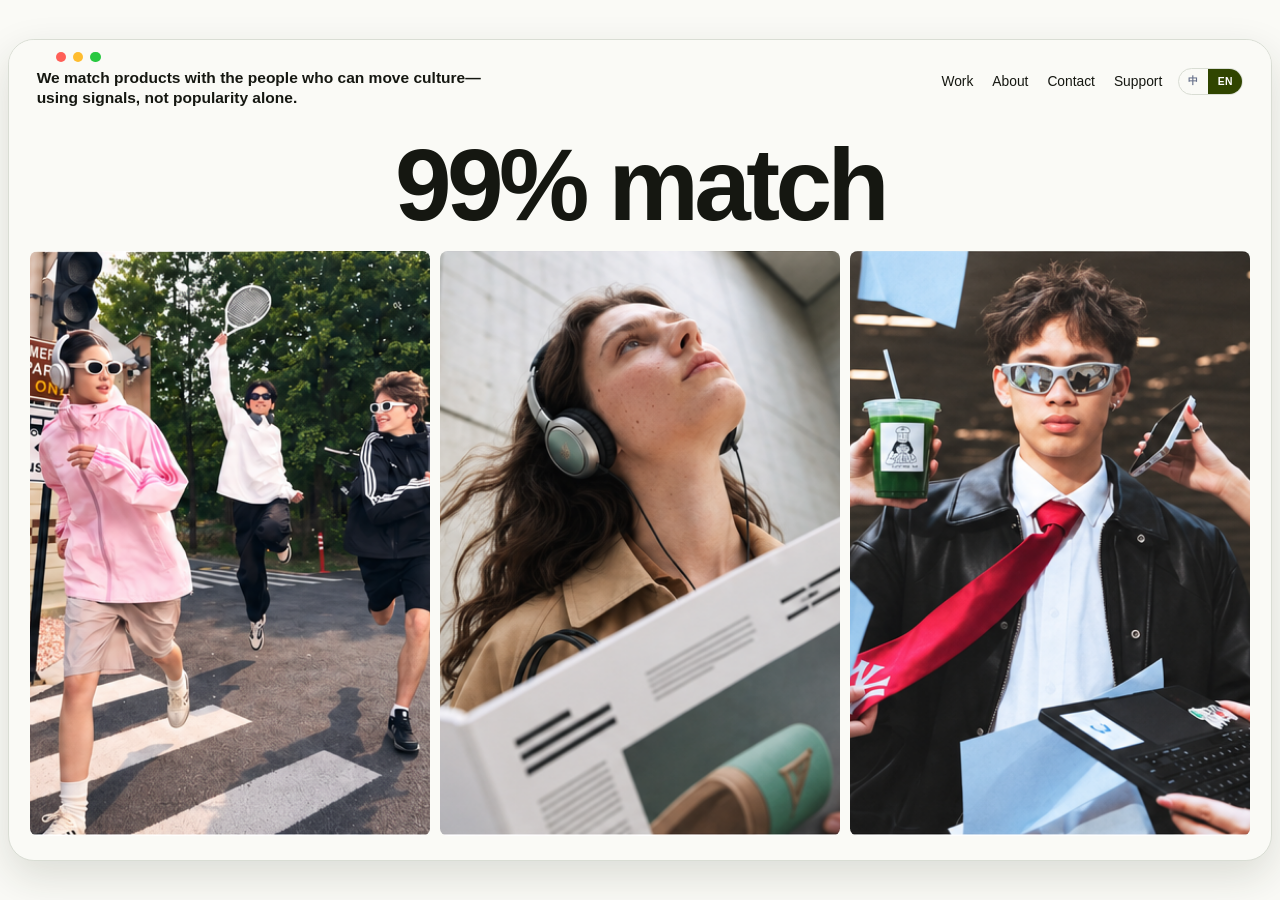
<file: index.html>
<!DOCTYPE html>
<html lang="en">
<head>
<meta charset="UTF-8">
<meta name="viewport" content="width=device-width, initial-scale=1.0">
<title>99% match</title>
<script src="js/public-base.js?v=kind1"></script>
<link rel="stylesheet" href="css/tokens.css?v=kind1">
<link rel="stylesheet" href="css/shell.css?v=kind1">
<link rel="stylesheet" href="css/marketing.css?v=visual3">
</head>
<body data-page="opening">
<div class="page">
  <div class="app-window" role="application" aria-label="99% match">
    <header class="app-chrome marketing">
      <div class="traffic" aria-hidden="true">
        <span class="tl close"></span><span class="tl min"></span><span class="tl max"></span>
      </div>
      <div class="marketing-head">
        <p class="chrome-kicker" data-i18n="open.kicker">We match products with the people who can move culture—using signals, not popularity alone.</p>
        <div class="mnav-row">
          <nav class="mnav" aria-label="Primary">
            <a href="work.html?open=1" data-nav="work" data-i18n="nav.work">Work</a>
            <a href="about.html" data-nav="about" data-i18n="nav.about">About</a>
            <a href="contact.html" data-nav="contact" data-i18n="nav.contact">Contact</a>
            <a href="support.html" data-nav="support" data-i18n="nav.support">Support</a>
          </nav>
          <div data-lang-switch></div>
        </div>
      </div>
    </header>
    <div class="market-body">
      <section class="opening">
        <h1 class="opening-mark">99% match</h1>
        <div class="opening-row">
          <figure>
            <img class="media-cover" src="assets/opening/opening-01-run-club.png" width="475" height="565" data-i18n-alt="open.alt1" alt="Run club crossing a street in motion">
          </figure>
          <figure>
            <img class="media-cover" src="assets/opening/opening-02-editorial-headphones.png" width="451" height="565" data-i18n-alt="open.alt2" alt="Editorial portrait with headphones, brand marks removed">
          </figure>
          <figure>
            <img class="media-cover" src="assets/opening/opening-03-fashion-tech-portrait.png" width="474" height="565" data-i18n-alt="open.alt3" alt="Fashion and tech street portrait">
          </figure>
        </div>
      </section>
    </div>
  </div>
</div>
<script src="js/i18n.js"></script>
<script src="js/nav.js"></script>
</body>
</html>
</file>
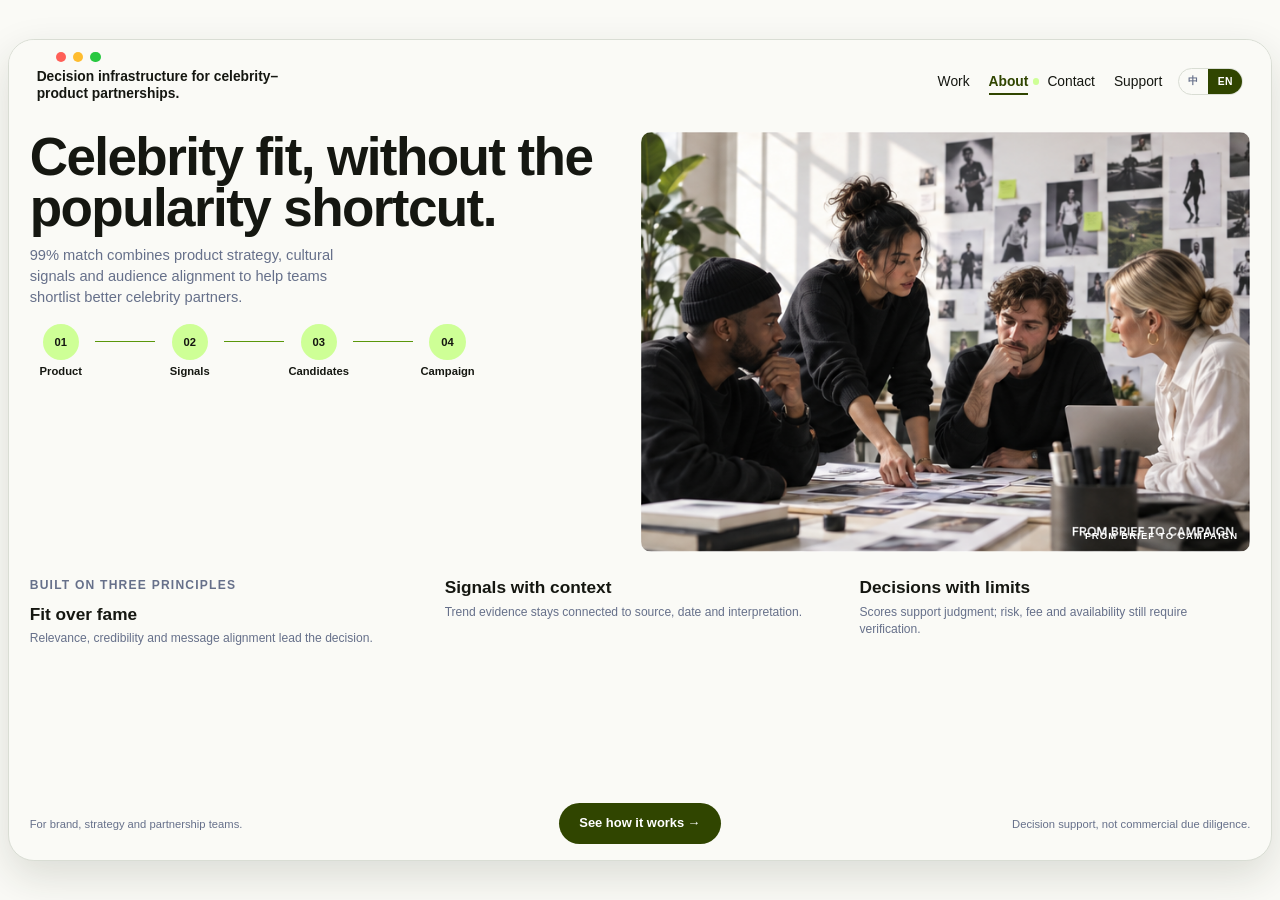
<file: about.html>
<!DOCTYPE html>
<html lang="en">
<head>
<meta charset="UTF-8">
<meta name="viewport" content="width=device-width, initial-scale=1.0">
<title>About · 99% match</title>
<script src="js/public-base.js?v=kind1"></script>
<link rel="stylesheet" href="css/tokens.css?v=kind1">
<link rel="stylesheet" href="css/shell.css?v=kind1">
<link rel="stylesheet" href="css/marketing.css?v=visual3">
</head>
<body data-page="about">
<div class="page">
  <div class="app-window" role="application" aria-label="99% match about">
    <header class="app-chrome marketing">
      <div class="traffic" aria-hidden="true">
        <span class="tl close"></span><span class="tl min"></span><span class="tl max"></span>
      </div>
      <div class="marketing-head">
        <p class="chrome-kicker" data-i18n="about.kicker">Decision infrastructure for celebrity–product partnerships.</p>
        <div class="mnav-row">
          <nav class="mnav" aria-label="Primary">
            <a href="work.html?open=1" data-nav="work" data-i18n="nav.work">Work</a>
            <a href="about.html" data-nav="about" data-i18n="nav.about">About</a>
            <a href="contact.html" data-nav="contact" data-i18n="nav.contact">Contact</a>
            <a href="support.html" data-nav="support" data-i18n="nav.support">Support</a>
          </nav>
          <div data-lang-switch></div>
        </div>
      </div>
    </header>
    <div class="market-body">
      <section class="about">
        <div class="about-hero">
          <div>
            <h1 data-i18n="about.h1">Celebrity fit, without the popularity shortcut.</h1>
            <p class="lede" data-i18n="about.lede">99% match combines product strategy, cultural signals and audience alignment to help teams shortlist better celebrity partners.</p>
            <div class="steps" aria-label="Four-step process">
              <div class="step"><b>01</b><span data-i18n="about.step.product">Product</span></div>
              <div class="step-line" aria-hidden="true"></div>
              <div class="step"><b>02</b><span data-i18n="about.step.signals">Signals</span></div>
              <div class="step-line" aria-hidden="true"></div>
              <div class="step"><b>03</b><span data-i18n="about.step.candidates">Candidates</span></div>
              <div class="step-line" aria-hidden="true"></div>
              <div class="step"><b>04</b><span data-i18n="about.step.campaign">Campaign</span></div>
            </div>
          </div>
          <figure class="about-photo">
            <img class="media-cover" src="assets/about/about-team-workshop.png" width="702" height="483" data-i18n-alt="about.alt" alt="Team reviewing campaign materials around a table">
            <figcaption data-i18n="about.caption">From brief to campaign</figcaption>
          </figure>
        </div>
        <div class="principles">
          <div>
            <p class="eyebrow" data-i18n="about.eyebrow">Built on three principles</p>
            <h2 data-i18n="about.p1.h">Fit over fame</h2>
            <p data-i18n="about.p1">Relevance, credibility and message alignment lead the decision.</p>
          </div>
          <div>
            <h2 data-i18n="about.p2.h">Signals with context</h2>
            <p data-i18n="about.p2">Trend evidence stays connected to source, date and interpretation.</p>
          </div>
          <div>
            <h2 data-i18n="about.p3.h">Decisions with limits</h2>
            <p data-i18n="about.p3">Scores support judgment; risk, fee and availability still require verification.</p>
          </div>
        </div>
        <div class="about-foot">
          <span data-i18n="about.for">For brand, strategy and partnership teams.</span>
          <a class="btn-primary" href="work.html?open=1" data-i18n="about.cta">See how it works →</a>
          <span class="right" data-i18n="about.disclaimer">Decision support, not commercial due diligence.</span>
        </div>
      </section>
    </div>
  </div>
</div>
<script src="js/i18n.js"></script>
<script src="js/nav.js"></script>
</body>
</html>
</file>
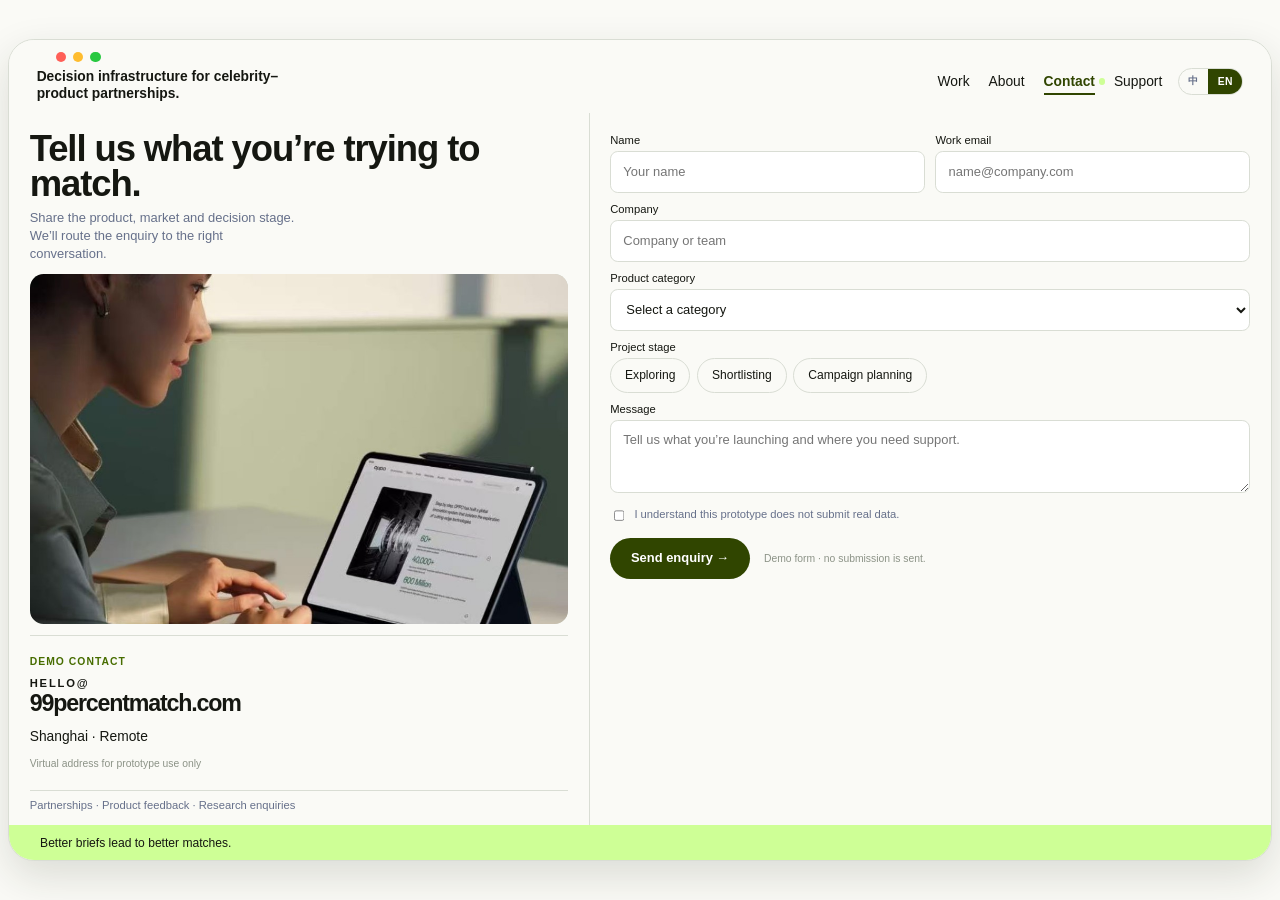
<file: contact.html>
<!DOCTYPE html>
<html lang="en">
<head>
<meta charset="UTF-8">
<meta name="viewport" content="width=device-width, initial-scale=1.0">
<title>Contact · 99% match</title>
<script src="js/public-base.js?v=kind1"></script>
<link rel="stylesheet" href="css/tokens.css?v=kind1">
<link rel="stylesheet" href="css/shell.css?v=kind1">
<link rel="stylesheet" href="css/marketing.css?v=visual3">
</head>
<body data-page="contact">
<div class="page">
  <div class="app-window" role="application" aria-label="99% match contact">
    <header class="app-chrome marketing">
      <div class="traffic" aria-hidden="true">
        <span class="tl close"></span><span class="tl min"></span><span class="tl max"></span>
      </div>
      <div class="marketing-head">
        <p class="chrome-kicker" data-i18n="about.kicker">Decision infrastructure for celebrity–product partnerships.</p>
        <div class="mnav-row">
          <nav class="mnav" aria-label="Primary">
            <a href="work.html?open=1" data-nav="work" data-i18n="nav.work">Work</a>
            <a href="about.html" data-nav="about" data-i18n="nav.about">About</a>
            <a href="contact.html" data-nav="contact" data-i18n="nav.contact">Contact</a>
            <a href="support.html" data-nav="support" data-i18n="nav.support">Support</a>
          </nav>
          <div data-lang-switch></div>
        </div>
      </div>
    </header>
    <div class="market-body">
      <section class="contact">
        <div class="contact-left">
          <h1 data-i18n="contact.h1">Tell us what you’re trying to match.</h1>
          <p class="lede" data-i18n="contact.lede">Share the product, market and decision stage. We’ll route the enquiry to the right conversation.</p>
          <figure class="contact-visual">
            <img src="assets/contact/contact-briefing.jpg" width="1024" height="1024" data-i18n-alt="contact.alt" alt="A partnership brief being reviewed on a tablet">
          </figure>
          <div class="demo-block">
            <p class="eyebrow" data-i18n="contact.demo">Demo contact</p>
            <p class="demo-url">
              <a class="demo-url-local" href="mailto:hello@99percentmatch.com">hello@</a>
              <a class="demo-url-host" href="https://zhongh918-ops.github.io/starfit-ai/">99percentmatch.com</a>
            </p>
            <p data-i18n="contact.place">Shanghai · Remote</p>
            <p class="form-note" data-i18n="contact.virtual">Virtual address for prototype use only</p>
          </div>
          <p class="contact-topics" data-i18n="contact.topics">Partnerships · Product feedback · Research enquiries</p>
        </div>
        <div class="contact-right">
          <form data-prototype-form novalidate>
            <div class="form-row">
              <div class="form-field">
                <label for="name" data-i18n="contact.name">Name</label>
                <input class="field" id="name" name="name" autocomplete="name" data-i18n-placeholder="contact.namePh" placeholder="Your name" data-required>
              </div>
              <div class="form-field">
                <label for="email" data-i18n="contact.email">Work email</label>
                <input class="field" id="email" name="email" type="email" autocomplete="email" placeholder="name@company.com" data-required>
              </div>
            </div>
            <div class="form-row one">
              <div class="form-field">
                <label for="company" data-i18n="contact.company">Company</label>
                <input class="field" id="company" name="company" autocomplete="organization" data-i18n-placeholder="contact.companyPh" placeholder="Company or team" data-required>
              </div>
            </div>
            <div class="form-row one">
              <div class="form-field">
                <label for="category" data-i18n="contact.category">Product category</label>
                <select class="field" id="category" name="category" data-required>
                  <option value="" data-i18n="contact.cat.empty">Select a category</option>
                  <option data-i18n="contact.cat.coffee">Coffee / RTD</option>
                  <option data-i18n="contact.cat.shoes">Sports shoes</option>
                  <option data-i18n="contact.cat.headphones">Smart headphones</option>
                  <option data-i18n="contact.cat.other">Other</option>
                </select>
              </div>
            </div>
            <div class="form-row one">
              <div class="form-field">
                <span id="stage-label" data-i18n="contact.stage">Project stage</span>
                <div class="stage-pills" role="radiogroup" aria-labelledby="stage-label">
                  <label><input type="radio" name="stage" value="exploring" data-required> <span data-i18n="contact.stage.exploring">Exploring</span></label>
                  <label><input type="radio" name="stage" value="shortlisting"> <span data-i18n="contact.stage.shortlisting">Shortlisting</span></label>
                  <label><input type="radio" name="stage" value="campaign"> <span data-i18n="contact.stage.campaign">Campaign planning</span></label>
                </div>
              </div>
            </div>
            <div class="form-row one">
              <div class="form-field">
                <label for="message" data-i18n="contact.message">Message</label>
                <textarea class="field-area" id="message" name="message" data-i18n-placeholder="contact.messagePh" placeholder="Tell us what you’re launching and where you need support." data-required></textarea>
              </div>
            </div>
            <label class="consent">
              <input type="checkbox" name="consent" data-required>
              <span data-i18n="contact.consent">I understand this prototype does not submit real data.</span>
            </label>
            <div class="form-actions">
              <button class="btn-primary" type="submit" data-i18n="contact.send">Send enquiry →</button>
              <span class="form-note" data-i18n="contact.note">Demo form · no submission is sent.</span>
            </div>
            <p class="form-error" role="alert"></p>
            <p class="form-success" role="status"></p>
          </form>
        </div>
      </section>
      <div class="contact-banner" data-i18n="contact.banner">Better briefs lead to better matches.</div>
    </div>
  </div>
</div>
<script src="js/i18n.js"></script>
<script src="js/nav.js"></script>
<script src="js/prototype-form.js"></script>
</body>
</html>
</file>
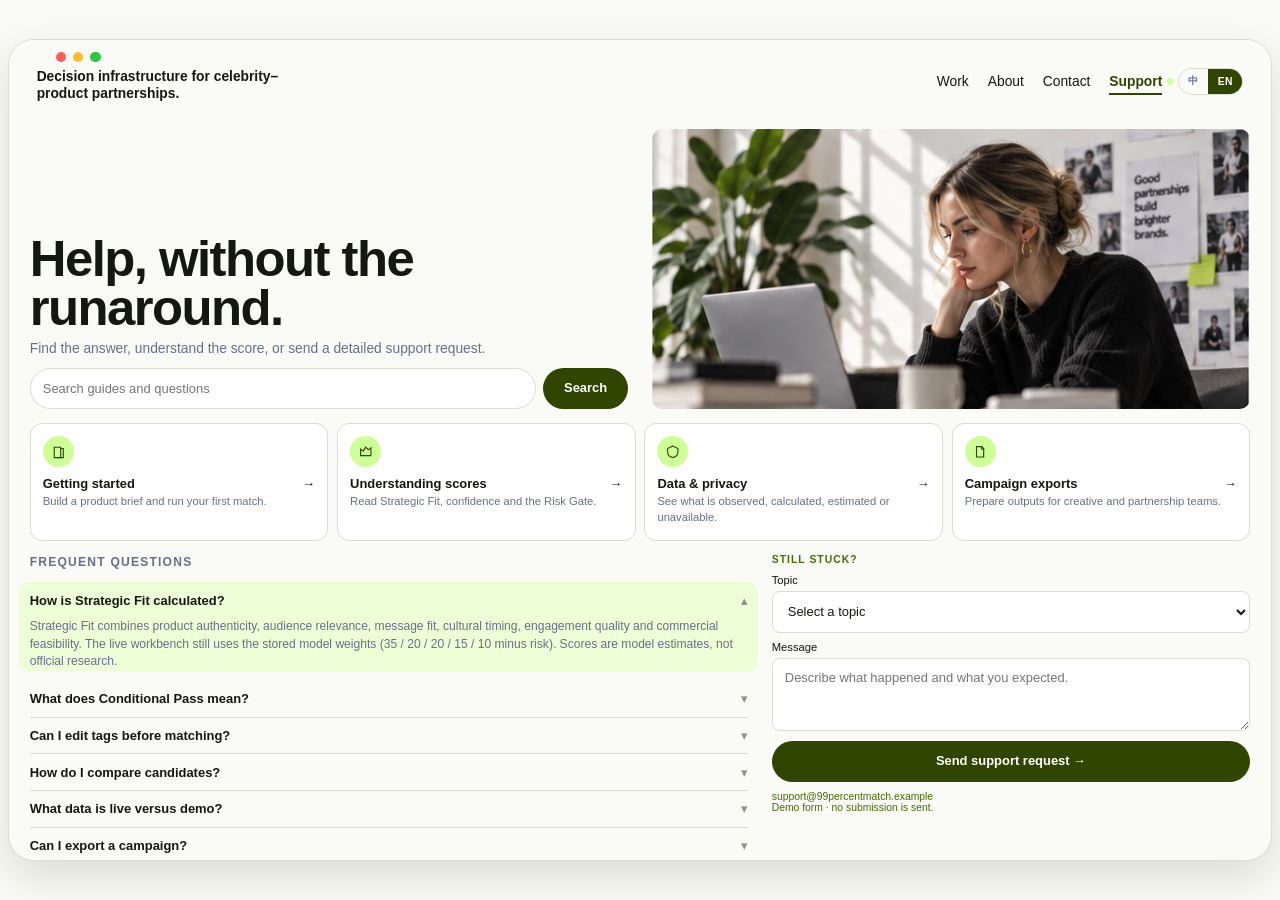
<file: support.html>
<!DOCTYPE html>
<html lang="en">
<head>
<meta charset="UTF-8">
<meta name="viewport" content="width=device-width, initial-scale=1.0">
<title>Support · 99% match</title>
<script src="js/public-base.js?v=kind1"></script>
<link rel="stylesheet" href="css/tokens.css?v=kind1">
<link rel="stylesheet" href="css/shell.css?v=kind1">
<link rel="stylesheet" href="css/marketing.css?v=visual3">
</head>
<body data-page="support">
<div class="page">
  <div class="app-window" role="application" aria-label="99% match support">
    <header class="app-chrome marketing">
      <div class="traffic" aria-hidden="true">
        <span class="tl close"></span><span class="tl min"></span><span class="tl max"></span>
      </div>
      <div class="marketing-head">
        <p class="chrome-kicker" data-i18n="about.kicker">Decision infrastructure for celebrity–product partnerships.</p>
        <div class="mnav-row">
          <nav class="mnav" aria-label="Primary">
            <a href="work.html?open=1" data-nav="work" data-i18n="nav.work">Work</a>
            <a href="about.html" data-nav="about" data-i18n="nav.about">About</a>
            <a href="contact.html" data-nav="contact" data-i18n="nav.contact">Contact</a>
            <a href="support.html" data-nav="support" data-i18n="nav.support">Support</a>
          </nav>
          <div data-lang-switch></div>
        </div>
      </div>
    </header>
    <div class="market-body">
      <section class="support">
        <div class="support-hero">
          <div>
            <h1 data-i18n="support.h1">Help, without the runaround.</h1>
            <p class="lede" data-i18n="support.lede">Find the answer, understand the score, or send a detailed support request.</p>
            <form class="search-bar" id="helpSearch" action="/support" method="get">
              <input class="field" id="q" name="q" type="search" data-i18n-placeholder="support.searchPh" data-i18n-aria="support.searchPh" placeholder="Search guides and questions" aria-label="Search guides and questions">
              <button class="btn-primary" type="submit" data-i18n="support.search">Search</button>
            </form>
          </div>
          <figure class="support-hero-img">
            <img src="assets/support/support-hero-workspace.png" width="642" height="303" data-i18n-alt="support.alt" alt="Person working at a laptop in a studio">
          </figure>
        </div>

        <div class="help-grid">
          <a class="help-card" href="#start">
            <div class="help-ico" aria-hidden="true"><svg viewBox="0 0 24 24"><path d="M5 5h10v16H5z"/><path d="M15 7h4v14H9"/></svg></div>
            <h2><span data-i18n="support.card.start.h">Getting started</span> <span aria-hidden="true">→</span></h2>
            <p data-i18n="support.card.start">Build a product brief and run your first match.</p>
          </a>
          <a class="help-card" href="#scores">
            <div class="help-ico" aria-hidden="true"><svg viewBox="0 0 24 24"><path d="M4 18V8l4 3 4-6 4 4 4-3v12z"/></svg></div>
            <h2><span data-i18n="support.card.scores.h">Understanding scores</span> <span aria-hidden="true">→</span></h2>
            <p data-i18n="support.card.scores">Read Strategic Fit, confidence and the Risk Gate.</p>
          </a>
          <a class="help-card" href="#data">
            <div class="help-ico" aria-hidden="true"><svg viewBox="0 0 24 24"><path d="M12 3l8 4v5c0 5-3.5 8-8 9-4.5-1-8-4-8-9V7z"/></svg></div>
            <h2><span data-i18n="support.card.data.h">Data &amp; privacy</span> <span aria-hidden="true">→</span></h2>
            <p data-i18n="support.card.data">See what is observed, calculated, estimated or unavailable.</p>
          </a>
          <a class="help-card" href="#export">
            <div class="help-ico" aria-hidden="true"><svg viewBox="0 0 24 24"><path d="M7 4h8l3 3v13H7z"/><path d="M15 4v4h4"/></svg></div>
            <h2><span data-i18n="support.card.export.h">Campaign exports</span> <span aria-hidden="true">→</span></h2>
            <p data-i18n="support.card.export">Prepare outputs for creative and partnership teams.</p>
          </a>
        </div>

        <div class="support-split">
          <div class="faq" id="faq">
            <p class="eyebrow" data-i18n="support.faq">Frequent questions</p>
            <details id="scores" open>
              <summary data-i18n="support.q1">How is Strategic Fit calculated?</summary>
              <p data-i18n="support.a1">Strategic Fit combines product authenticity, audience relevance, message fit, cultural timing, engagement quality and commercial feasibility. The live workbench still uses the stored model weights (35 / 20 / 20 / 15 / 10 minus risk). Scores are model estimates, not official research.</p>
            </details>
            <details>
              <summary data-i18n="support.q2">What does Conditional Pass mean?</summary>
              <p data-i18n="support.a2">Risk Gate is separate from fit. Conditional Pass means you may continue only if listed conditions are verified. Unavailable facts are never treated as a pass.</p>
            </details>
            <details id="start">
              <summary data-i18n="support.q3">Can I edit tags before matching?</summary>
              <p data-i18n="support.a3">Yes. Add tags from Trend Search, then open Tag Profile to pin, exclude, drag lanes, adjust weight, and Recalculate. Caution tags cannot enter Selected.</p>
            </details>
            <details>
              <summary data-i18n="support.q4">How do I compare candidates?</summary>
              <p data-i18n="support.a4">Run Match returns Top 3 from the ten-person demo library, or the live celebrity database in Live mode. Open a profile with the stable candidate ID. Select 2–3 people on the listing to compare. Shortlist is saved in this analysis session.</p>
            </details>
            <details id="data">
              <summary data-i18n="support.q5">What data is live versus demo?</summary>
              <p data-i18n="support.a5">Hot-list title hits come from TrendRadar snapshots. Celebrity tags, fans, risk notes and works are hybrid/demo. Fees, exclusivity and verified endorsements are unavailable.</p>
            </details>
            <details id="export">
              <summary data-i18n="support.q6">Can I export a campaign?</summary>
              <p data-i18n="support.a6">Campaign Studio can export only after fee, availability, rights, and category exclusivity are verified. Those facts are Unavailable in this database, so export stays blocked. AI concept visuals are labeled for visualization only.</p>
            </details>
          </div>
          <aside class="stuck">
            <h2 data-i18n="support.stuck">Still stuck?</h2>
            <form data-prototype-form novalidate>
              <div class="form-field">
                <label for="topic" data-i18n="support.topic">Topic</label>
                <select class="field" id="topic" name="topic" data-required>
                  <option value="" data-i18n="support.topic.empty">Select a topic</option>
                  <option data-i18n="support.card.start.h">Getting started</option>
                  <option data-i18n="support.card.scores.h">Understanding scores</option>
                  <option data-i18n="support.card.data.h">Data and privacy</option>
                  <option data-i18n="support.card.export.h">Campaign exports</option>
                </select>
              </div>
              <div class="form-field" style="margin-top:10px">
                <label for="support-msg" data-i18n="support.msg">Message</label>
                <textarea class="field-area" id="support-msg" name="message" data-i18n-placeholder="support.msgPh" placeholder="Describe what happened and what you expected." data-required></textarea>
              </div>
              <button class="btn-primary" type="submit" data-i18n="support.send">Send support request →</button>
              <p class="form-note">support@99percentmatch.example<br><span data-i18n="support.note">Demo form · no submission is sent.</span></p>
              <p class="form-error" role="alert"></p>
              <p class="form-success" role="status"></p>
            </form>
          </aside>
        </div>
      </section>
    </div>
  </div>
</div>
<script src="js/i18n.js"></script>
<script src="js/nav.js"></script>
<script src="js/prototype-form.js"></script>
<script>
document.getElementById("helpSearch").addEventListener("submit", (e) => {
  e.preventDefault();
  const q = document.getElementById("q").value.trim().toLowerCase();
  document.querySelectorAll(".faq details").forEach((d) => {
    const hit = !q || d.textContent.toLowerCase().includes(q);
    d.hidden = q ? !hit : false;
    if (q && hit) d.open = true;
  });
});
</script>
</body>
</html>
</file>
<file: css/tokens.css>
/* 99% match design tokens — spec §3. Do not add extra brand colors. */
:root {
  --olive-900: #304500;
  --olive-700: #476D00;
  --leaf-600: #5A970B;
  --lime-300: #CEFF96;
  --lime-100: #ECFFD7;
  --warm-white: #FAFAF6;
  --white: #FFFFFF;
  --ink: #151711;
  --slate: #66708A;
  --muted: #8C9387;
  --border: #D9DDD4;
  --track: #E6E9E3;
  --warning-bg: #FFF1CD;
  --warning: #B67713;
  --risk: #B84B4B;
  --traffic-close: #FF5F57;
  --traffic-min: #FEBC2E;
  --traffic-max: #28C840;

  --font: Helvetica, "Helvetica Neue", Arial, sans-serif;
  --window-width: 1464px;
  --window-height: 952px;
  --window-radius: 30px;
  --chrome-height: 40px;
  --sidebar-width: 268px;
  --rail-width: 452px;
  --drawer-width: 400px;
  --space-page: 36px;
  --shadow-window: 0 18px 48px rgba(35, 45, 20, 0.14);
  --app-fit: min(1, (100vw - 16px) / 1464, (100vh - 16px) / 952);

  --btn-height: 48px;
  --field-height: 48px;
  --chip-height: 34px;
  --sidebar-row: 60px;
  --radius-btn: 12px;
  --radius-field: 9px;
  --radius-card: 16px;
  --radius-chip: 999px;
}

html, body {
  margin: 0;
  padding: 0;
  min-height: 100%;
}
</file>
<file: css/shell.css>
/* Shared macOS window shell + primitives. Visual source: cursor-handoff-assets. */

*, *::before, *::after { box-sizing: border-box; }

html, body {
  font-family: var(--font);
  background: var(--warm-white);
  color: var(--ink);
  min-width: 0;
  width: 100%;
  height: 100%;
  overflow: hidden;
}

body { min-height: 100%; }

img {
  max-width: 100%;
  display: block;
}

.media-cover {
  width: 100%;
  height: 100%;
  object-fit: cover;
  object-position: center;
}

.media-contain {
  width: 100%;
  height: 100%;
  object-fit: contain;
  object-position: center;
}

:focus-visible {
  outline: 2px solid var(--olive-900);
  outline-offset: 2px;
}

.page {
  min-height: 100%;
  height: 100%;
  display: flex;
  justify-content: center;
  align-items: center;
  padding: 0;
  overflow: hidden;
  background: var(--warm-white);
}

.app-window {
  width: var(--window-width);
  height: var(--window-height);
  max-width: none;
  max-height: none;
  flex-shrink: 0;
  border-radius: var(--window-radius);
  background: var(--warm-white);
  box-shadow: var(--shadow-window);
  border: 1px solid var(--border);
  overflow: hidden;
  display: flex;
  flex-direction: column;
  zoom: var(--app-fit);
  margin: 0;
}

.app-chrome {
  height: var(--chrome-height);
  flex: 0 0 var(--chrome-height);
  display: grid;
  grid-template-columns: auto 1fr auto;
  align-items: center;
  padding: 0 18px 0 0;
  border-bottom: 1px solid var(--border);
  background: var(--white);
}

.chrome-left {
  display: flex;
  align-items: center;
  gap: 10px;
}

.traffic {
  display: flex;
  align-items: center;
  gap: 8px;
  padding-left: 22px;
}

.hist-nav {
  display: flex;
  align-items: center;
  gap: 2px;
}

.hist-btn {
  width: 32px;
  height: 32px;
  margin: 0;
  padding: 0;
  border: 0;
  border-radius: 8px;
  background: transparent;
  color: var(--ink);
  display: grid;
  place-items: center;
  cursor: pointer;
}

.hist-btn svg {
  width: 18px;
  height: 18px;
  fill: none;
  stroke: currentColor;
  stroke-width: 2.1;
  stroke-linecap: round;
  stroke-linejoin: round;
}

.hist-btn:hover:not(:disabled) {
  background: var(--track);
}

.hist-btn:disabled {
  opacity: 0.28;
  cursor: default;
}

.tl {
  width: 12px;
  height: 12px;
  border-radius: 50%;
  display: block;
}
.tl.close { background: var(--traffic-close); }
.tl.min { background: var(--traffic-min); }
.tl.max { background: var(--traffic-max); }

.chrome-brand {
  display: flex;
  align-items: baseline;
  gap: 12px;
  min-width: 0;
}

.wordmark {
  font-size: 18px;
  font-weight: 700;
  letter-spacing: -0.02em;
  color: var(--ink);
  white-space: nowrap;
}

a.wordmark {
  text-decoration: none;
}

.chrome-sub {
  font-size: 13px;
  color: var(--slate);
  white-space: nowrap;
  overflow: hidden;
  text-overflow: ellipsis;
}

.chrome-actions {
  display: flex;
  align-items: center;
  gap: 10px;
}

.lang-switch {
  display: inline-flex;
  height: 32px;
  border: 1px solid var(--border);
  border-radius: 999px;
  overflow: hidden;
  flex-shrink: 0;
}
.lang-switch button {
  margin: 0;
  border: 0;
  background: transparent;
  padding: 0 11px;
  font-family: inherit;
  font-size: 12px;
  font-weight: 700;
  letter-spacing: 0.04em;
  color: var(--slate);
  cursor: pointer;
}
.lang-switch button[aria-pressed="true"] {
  background: var(--olive-900);
  color: var(--white);
}
.app-body.campaign-mode .lang-switch,
.app-body.candidate-mode .lang-switch {
  border-color: rgba(255,255,255,.28);
}

.avatar,
.avatar-btn {
  width: 32px;
  height: 32px;
  border-radius: 50%;
  background: var(--track);
  color: var(--ink);
  font-size: 13px;
  font-weight: 600;
  display: grid;
  place-items: center;
  border: 0;
  padding: 0;
  font-family: inherit;
  cursor: pointer;
}

.mode-badge {
  height: 28px;
  padding: 0 10px;
  border-radius: 999px;
  background: var(--lime-300);
  color: var(--olive-900);
  font-size: 11px;
  font-weight: 700;
  letter-spacing: 0.06em;
  display: inline-flex;
  align-items: center;
  white-space: nowrap;
}

.mode-badge.live {
  background: var(--olive-900);
  color: var(--white);
}

.account-wrap {
  position: relative;
}

.account-menu {
  position: absolute;
  right: 0;
  top: calc(100% + 8px);
  min-width: 180px;
  background: var(--white);
  border: 1px solid var(--border);
  border-radius: 12px;
  box-shadow: var(--shadow-window);
  padding: 6px;
  z-index: 40;
  display: flex;
  flex-direction: column;
}

.account-menu[hidden] { display: none; }

.account-menu a,
.account-menu button {
  display: block;
  width: 100%;
  text-align: left;
  border: 0;
  background: transparent;
  padding: 10px 12px;
  border-radius: 8px;
  font: 500 13px var(--font);
  color: var(--ink);
  text-decoration: none;
  cursor: pointer;
}

.account-menu a:hover,
.account-menu button:hover {
  background: var(--lime-100);
}

.app-body {
  flex: 1;
  min-height: 0;
  display: grid;
  grid-template-columns: var(--sidebar-width) 1fr;
  position: relative;
}

.app-left {
  min-width: 0;
  min-height: 0;
  display: flex;
  flex-direction: column;
}

.workflow {
  background: var(--warm-white);
  border-right: 1px solid var(--border);
  display: flex;
  flex-direction: column;
  padding: 22px 14px 18px;
  flex: 1;
  min-height: 0;
}

.workflow.dark {
  background: var(--olive-900);
  border-right: 0;
  color: var(--white);
}

.workflow-label {
  font-size: 11px;
  font-weight: 600;
  letter-spacing: 0.12em;
  text-transform: uppercase;
  color: var(--muted);
  padding: 0 10px 12px;
}

.workflow.dark .workflow-label { color: rgba(255,255,255,.55); }

.workflow nav {
  display: flex;
  flex-direction: column;
  gap: 6px;
}

.workflow nav button {
  height: var(--sidebar-row);
  border: 0;
  border-radius: 12px;
  background: transparent;
  color: var(--ink);
  font-family: inherit;
  font-size: 16px;
  font-weight: 500;
  display: flex;
  align-items: center;
  gap: 12px;
  padding: 0 12px;
  cursor: pointer;
  text-align: left;
  width: 100%;
}

.workflow nav button:hover { background: var(--lime-100); }
.workflow nav button:disabled,
.workflow nav button.locked {
  opacity: 0.4;
}
.workflow nav button:disabled {
  cursor: not-allowed;
}
.workflow nav button:disabled:hover { background: transparent; }
.workflow nav button.locked { cursor: pointer; }

.app-body.candidate-mode {
  grid-template-columns: var(--rail-width) 1fr;
}
.app-body.candidate-mode .workflow { display: none; }
.app-body.candidate-mode .app-main-scroll { padding: 16px 22px 14px; }
.workflow nav button.on {
  background: var(--lime-300);
  color: var(--ink);
  font-weight: 600;
}

.workflow.dark nav button { color: rgba(255,255,255,.86); }
.workflow.dark nav button:hover { background: rgba(206,255,150,.12); }
.workflow.dark nav button.on {
  background: var(--lime-300);
  color: var(--ink);
}

.wf-ico {
  width: 22px;
  height: 22px;
  flex: 0 0 22px;
  stroke: currentColor;
  fill: none;
  stroke-width: 1.75;
}

.workflow-foot {
  margin-top: auto;
  display: flex;
  align-items: center;
  gap: 8px;
  padding: 12px 10px 0;
  font-size: 13px;
  color: var(--slate);
}

.status-dot {
  width: 8px;
  height: 8px;
  border-radius: 50%;
  background: var(--leaf-600);
  flex: 0 0 8px;
}
.status-dot.off { background: var(--warning); }

.app-main {
  min-width: 0;
  min-height: 0;
  display: flex;
  flex-direction: column;
  background: var(--white);
}

.app-main-scroll {
  flex: 1;
  min-height: 0;
  overflow: auto;
  padding: 28px 40px 36px;
}

.app-status {
  flex: 0 0 40px;
  border-top: 1px solid var(--border);
  display: flex;
  align-items: center;
  justify-content: space-between;
  gap: 12px;
  padding: 0 24px;
  font-size: 12px;
  color: var(--slate);
  background: var(--warm-white);
}

.app-status a {
  color: var(--olive-700);
  text-decoration: none;
  font-weight: 500;
}
.app-status a:hover { text-decoration: underline; }

.data-tab {
  position: absolute;
  right: 0;
  top: 50%;
  transform: translate(50%, -50%) rotate(-90deg);
  transform-origin: center;
  height: 36px;
  padding: 0 16px;
  border: 1px solid var(--border);
  border-bottom: 0;
  border-radius: 10px 10px 0 0;
  background: var(--white);
  color: var(--slate);
  font-family: inherit;
  font-size: 12px;
  font-weight: 600;
  letter-spacing: 0.04em;
  cursor: pointer;
  z-index: 8;
}
.data-tab:hover { background: var(--lime-100); color: var(--ink); }
.app-body.drawer-open .data-tab {
  right: var(--drawer-width);
  color: var(--ink);
  z-index: 10;
}

.data-scrim {
  position: absolute;
  inset: 0 0 0 var(--sidebar-width);
  background: rgba(21, 23, 17, 0.18);
  z-index: 6;
  border: 0;
}
.app-body.candidate-mode .data-scrim { left: var(--rail-width); }
.app-body.drawer-open .data-scrim { right: var(--drawer-width); }
.data-scrim[hidden] { display: none !important; }

.data-drawer {
  position: absolute;
  top: 0;
  right: 0;
  bottom: 0;
  width: var(--drawer-width);
  background: var(--white);
  z-index: 7;
  box-shadow: -12px 0 32px rgba(21, 23, 17, 0.12);
  display: flex;
  flex-direction: column;
  min-height: 0;
}
.data-drawer[hidden] { display: none !important; }
.data-drawer-head {
  display: flex;
  justify-content: space-between;
  align-items: flex-start;
  gap: 12px;
  padding: 22px 22px 12px;
}
.data-drawer-head h2 {
  margin: 0;
  font-size: 13px;
  font-weight: 700;
  letter-spacing: 0.08em;
  text-transform: uppercase;
}
.data-drawer-head .sub {
  margin: 4px 0 0;
  font-size: 13px;
  color: var(--slate);
}
.data-drawer-head .close {
  width: 28px;
  height: 28px;
  border: 0;
  background: transparent;
  color: var(--ink);
  font-size: 20px;
  line-height: 1;
  cursor: pointer;
  border-radius: 8px;
}
.data-drawer-head .close:hover { background: var(--track); }
.data-drawer-body {
  flex: 1;
  min-height: 0;
  overflow: auto;
  padding: 0 22px 12px;
}
.da-group { margin-bottom: 16px; }
.da-kicker {
  display: flex;
  align-items: center;
  gap: 8px;
  font-size: 11px;
  font-weight: 700;
  letter-spacing: 0.08em;
  text-transform: uppercase;
  margin-bottom: 6px;
}
.da-kicker i {
  width: 8px;
  height: 8px;
  border-radius: 50%;
  flex-shrink: 0;
}
.da-obs .da-kicker { color: var(--leaf-600); }
.da-obs .da-kicker i { background: var(--leaf-600); }
.da-calc .da-kicker { color: var(--olive-900); }
.da-calc .da-kicker i { background: var(--olive-900); }
.da-model .da-kicker { color: var(--warning); }
.da-model .da-kicker i { background: var(--warning); }
.da-na .da-kicker { color: var(--risk); }
.da-na .da-kicker i { background: var(--risk); }
.da-group b { display: block; font-size: 15px; letter-spacing: -0.02em; line-height: 1.25; }
.da-group p, .da-group li {
  margin: 0;
  font-size: 13px;
  line-height: 1.4;
  color: var(--ink);
}
.da-group .meta { margin-top: 4px; font-size: 12px; color: var(--slate); }
.da-group ul { margin: 0; padding: 0; list-style: none; }
.da-assume {
  margin-top: 6px;
  padding-top: 14px;
  border-top: 1px solid var(--border);
}
.da-assume .da-kicker { color: var(--ink); letter-spacing: 0.06em; }
.da-assume li {
  display: flex;
  gap: 8px;
  margin-bottom: 6px;
  font-size: 13px;
}
.da-assume .tick {
  color: var(--leaf-600);
  font-weight: 700;
  flex-shrink: 0;
}
.da-edit {
  margin: 8px 0 0;
  display: grid;
  gap: 8px;
}
.da-edit label {
  display: grid;
  gap: 4px;
  font-size: 12px;
  color: var(--slate);
  font-weight: 600;
}
.da-edit .field, .da-edit input.field { height: 36px; }
.da-age {
  display: flex;
  align-items: center;
  gap: 6px;
}
.da-age input { width: 72px; }
.da-link {
  background: none;
  border: 0;
  padding: 0;
  font: inherit;
  font-size: 13px;
  font-weight: 600;
  color: var(--olive-700);
  cursor: pointer;
  text-decoration: underline;
}
.da-banner {
  margin: 0 0 12px;
  padding: 8px 10px;
  border-radius: 10px;
  background: var(--warning-bg);
  color: var(--warning);
  font-size: 12px;
}
.da-method {
  margin-top: 10px;
  padding: 10px 12px;
  border-radius: 12px;
  background: var(--warm-white);
  font-size: 12px;
  line-height: 1.45;
  color: var(--slate);
}
.da-method p { margin: 0 0 8px; }
.da-method p:last-child { margin: 0; }
.data-drawer-foot {
  display: flex;
  gap: 8px;
  padding: 12px 22px 20px;
  border-top: 1px solid var(--border);
}
.data-drawer-foot .btn-secondary,
.data-drawer-foot .btn-primary {
  flex: 1;
  height: 40px;
  padding: 0 10px;
  font-size: 13px;
  border-radius: 999px;
}
.data-drawer-foot .btn-download {
  background: var(--lime-300);
  color: var(--ink);
  border: 0;
}
.data-drawer-foot .btn-download:hover { background: var(--lime-100); }

.btn-primary,
.btn-secondary {
  height: var(--btn-height);
  border-radius: var(--radius-btn);
  padding: 0 24px;
  font-family: inherit;
  font-size: 15px;
  font-weight: 600;
  line-height: 1;
  cursor: pointer;
  border: 0;
}

a.btn-primary,
a.btn-secondary {
  display: inline-flex;
  align-items: center;
  justify-content: center;
  text-align: center;
  text-decoration: none;
  white-space: nowrap;
  box-sizing: border-box;
}
a.btn-primary:hover,
a.btn-secondary:hover,
a.btn-primary:focus,
a.btn-secondary:focus {
  text-decoration: none;
}

.btn-primary {
  background: var(--olive-900);
  color: var(--white);
}
.btn-primary:hover { background: var(--olive-700); }
.btn-primary:disabled {
  opacity: 0.45;
  cursor: not-allowed;
}

.btn-secondary {
  height: 36px;
  padding: 0 16px;
  background: transparent;
  color: var(--ink);
  border: 1px solid var(--border);
}
.btn-secondary:hover { background: var(--lime-100); }

.field,
.field-area {
  width: 100%;
  border: 1px solid var(--border);
  border-radius: var(--radius-field);
  background: var(--white);
  color: var(--ink);
  font-family: inherit;
  font-size: 15px;
  padding: 0 14px;
}
.field { height: var(--field-height); }
.field-area { min-height: 84px; padding: 12px 14px; resize: vertical; }

.chip {
  height: var(--chip-height);
  display: inline-flex;
  align-items: center;
  padding: 0 12px;
  border-radius: var(--radius-chip);
  background: var(--lime-100);
  color: var(--ink);
  font-size: 13px;
  font-weight: 500;
}

.ui-card {
  background: var(--white);
  border: 1px solid var(--border);
  border-radius: var(--radius-card);
  padding: 20px;
}

.eyebrow {
  font-size: 12px;
  font-weight: 600;
  letter-spacing: 0.1em;
  text-transform: uppercase;
  color: var(--olive-700);
}

.shell-note {
  font-size: 13px;
  color: var(--slate);
  background: var(--lime-100);
  border: 1px solid var(--border);
  border-radius: 12px;
  padding: 10px 14px;
  margin: 0 0 18px;
}

@media (max-width: 1535px) {
  .page { padding: 24px; }
  .app-main-scroll { padding: 24px 32px 28px; }
}

.sys-banner {
  margin: 0 0 14px;
  padding: 10px 14px;
  border-radius: 12px;
  font-size: 13px;
  line-height: 1.4;
}
.sys-banner p { margin: 0; }
.sys-banner.loading { background: var(--lime-100); color: var(--olive-900); }
.sys-banner.stale { background: var(--warning-bg); color: var(--warning); }
.sys-banner.error { background: var(--warning-bg); color: var(--risk); }
.sys-banner .da-link { margin-top: 6px; display: inline-block; }
.sys-state {
  padding: 48px 16px;
  text-align: center;
  color: var(--slate);
}
.sys-state h2 {
  margin: 0 0 8px;
  color: var(--ink);
  font-size: 22px;
}
.sys-state-inline {
  margin: 0;
  padding: 16px 4px;
  color: var(--slate);
  font-size: 13px;
}

@media (prefers-reduced-motion: reduce) {
  html { scroll-behavior: auto; }
  *, *::before, *::after {
    animation-duration: 0.01ms !important;
    animation-iteration-count: 1 !important;
    transition-duration: 0.01ms !important;
  }
}
</file>
<file: css/marketing.css>
/* Marketing routes: Opening, About, Contact, Support. Do not reuse Work sidebar. */

.app-chrome.marketing {
  position: relative;
  height: auto;
  flex: 0 0 auto;
  display: block;
  padding: 0 32px 8px;
  border-bottom: none;
  background: var(--warm-white);
}

.app-chrome.marketing .traffic {
  height: 40px;
}

.marketing-head {
  display: flex;
  justify-content: space-between;
  align-items: flex-start;
  gap: 32px;
  margin-top: -8px;
  padding-bottom: 4px;
}

.chrome-kicker {
  margin: 0;
  font-size: 16px;
  line-height: 1.28;
  font-weight: 700;
  color: var(--ink);
  max-width: 280px;
}

body[data-page="opening"] .chrome-kicker {
  font-size: 18px;
  max-width: 520px;
  line-height: 1.28;
}

.mnav-row {
  display: flex;
  align-items: center;
  gap: 18px;
  flex-shrink: 0;
}

.mnav {
  display: flex;
  align-items: center;
  gap: 22px;
}

.mnav a {
  position: relative;
  font-size: 16px;
  font-weight: 500;
  color: var(--ink);
  text-decoration: none;
  padding: 4px 0;
}

.mnav a:hover { color: var(--olive-700); }

.mnav a[aria-current="page"] {
  font-weight: 600;
  color: var(--olive-900);
}

.mnav a[aria-current="page"]::after {
  content: "";
  position: absolute;
  left: 0;
  right: 0;
  bottom: -2px;
  height: 1.5px;
  background: var(--olive-900);
}

.mnav a[aria-current="page"]::before {
  content: "";
  position: absolute;
  width: 7px;
  height: 7px;
  border-radius: 50%;
  background: var(--lime-300);
  right: -12px;
  top: 50%;
  transform: translateY(-50%);
}

.market-body {
  flex: 1;
  min-height: 0;
  overflow: auto;
  display: flex;
  flex-direction: column;
}

a.wordmark {
  text-decoration: none;
  color: inherit;
}

/* —— Opening —— */
.opening {
  flex: 1;
  display: flex;
  flex-direction: column;
  padding: 8px 32px 28px;
}

.opening-mark {
  margin: 18px 0 22px;
  text-align: center;
  font-size: clamp(88px, 9.2vw, 138px);
  font-weight: 700;
  line-height: 0.9;
  letter-spacing: -0.045em;
  color: var(--ink);
}

.opening-row {
  flex: 1;
  min-height: 0;
  display: grid;
  grid-template-columns: 1fr 1fr 1fr;
  gap: 11px;
}

.opening-row figure {
  margin: 0;
  min-height: 0;
  height: 100%;
  border-radius: 9px;
  overflow: hidden;
  background: var(--track);
}

.opening-row img {
  width: 100%;
  height: 100%;
  object-fit: cover;
  object-position: center;
}

/* —— About —— */
.about {
  padding: 22px 36px 18px;
  display: flex;
  flex-direction: column;
  gap: 22px;
  min-height: 100%;
}

.about-hero {
  display: grid;
  grid-template-columns: minmax(0, 1fr) minmax(0, 1.05fr);
  gap: 36px;
  align-items: start;
}

.about h1 {
  margin: 0 0 12px;
  font-size: clamp(52px, 4.8vw, 68px);
  font-weight: 700;
  line-height: 0.96;
  letter-spacing: -0.03em;
}

.about .lede {
  margin: 0;
  font-size: 17px;
  line-height: 1.45;
  color: var(--slate);
  max-width: 42ch;
}

.about-photo {
  position: relative;
  margin: 0;
  border-radius: 12px;
  overflow: hidden;
  aspect-ratio: 702 / 483;
  background: var(--track);
}

.about-photo img {
  width: 100%;
  height: 100%;
  object-fit: cover;
  object-position: center;
}

.about-photo figcaption {
  position: absolute;
  right: 14px;
  bottom: 12px;
  font-size: 11px;
  font-weight: 600;
  letter-spacing: 0.12em;
  text-transform: uppercase;
  color: #fff;
}

.steps {
  display: flex;
  align-items: center;
  gap: 0;
  max-width: 520px;
  margin-top: 18px;
}

.step {
  display: flex;
  flex-direction: column;
  align-items: center;
  gap: 6px;
  min-width: 72px;
}

.step b {
  width: 42px;
  height: 42px;
  border-radius: 50%;
  background: var(--lime-300);
  color: var(--ink);
  display: grid;
  place-items: center;
  font-size: 13px;
  font-weight: 700;
}

.step span {
  font-size: 13px;
  font-weight: 600;
}

.step-line {
  flex: 1;
  height: 1px;
  background: var(--leaf-600);
  margin: 0 4px 22px;
  min-width: 28px;
}

.principles {
  display: grid;
  grid-template-columns: 1fr 1fr 1fr;
  gap: 28px;
  padding-top: 8px;
}

.principles .eyebrow { margin: 0 0 10px; }

.principles h2 {
  margin: 0 0 6px;
  font-size: 20px;
  font-weight: 700;
}

.principles p {
  margin: 0;
  font-size: 14px;
  line-height: 1.45;
  color: var(--slate);
}

.about-foot {
  margin-top: auto;
  display: grid;
  grid-template-columns: 1fr auto 1fr;
  align-items: center;
  gap: 16px;
  padding-top: 8px;
  font-size: 13px;
  color: var(--slate);
}

.about-foot .btn-primary { text-decoration: none; display: inline-flex; align-items: center; }
.about-foot .right { text-align: right; }

/* —— Contact —— */
.contact {
  display: grid;
  grid-template-columns: 0.92fr 1.08fr;
  flex: 1;
  min-height: 0;
}

.contact-left {
  padding: 20px 32px 16px;
  border-right: 1px solid var(--border);
  display: flex;
  flex-direction: column;
  min-height: 0;
}

.contact-left h1 {
  margin: 0 0 8px;
  font-size: clamp(34px, 3.3vw, 48px);
  font-weight: 700;
  line-height: 0.98;
  letter-spacing: -0.03em;
}

.contact-left .lede {
  margin: 0 0 12px;
  font-size: 15px;
  line-height: 1.4;
  color: var(--slate);
  max-width: 38ch;
}

.contact-visual {
  position: relative;
  margin: 0 0 12px;
  flex: 1 1 0;
  min-height: 168px;
  border-radius: 16px;
  overflow: hidden;
  background: #c8d0c3;
}

.contact-visual img {
  width: 100%;
  height: 100%;
  display: block;
  object-fit: cover;
  object-position: 40% 10%;
}

.demo-block {
  border-top: 1px solid var(--border);
  border-bottom: 1px solid var(--border);
  padding: 12px 0;
  margin-top: 0;
  flex-shrink: 0;
}

.demo-block a {
  color: var(--ink);
  font-weight: 700;
  text-decoration: none;
}

.demo-url {
  margin: 4px 0 10px;
  line-height: 0.92;
}

.demo-url-local {
  display: block;
  font-size: 13px;
  font-weight: 700;
  letter-spacing: 0.16em;
  text-transform: uppercase;
  color: var(--slate);
  margin-bottom: 6px;
}

.demo-url-host {
  display: block;
  font-size: clamp(22px, 2.1vw, 28px);
  font-weight: 700;
  letter-spacing: -0.05em;
  color: var(--ink);
  word-break: keep-all;
}

.demo-url-host:hover,
.demo-url-local:hover {
  color: var(--olive-700);
}

.contact-topics {
  margin: 10px 0 0;
  font-size: 13px;
  color: var(--slate);
  flex-shrink: 0;
}

.contact-right {
  padding: 24px 36px 20px;
}

.form-row {
  display: grid;
  grid-template-columns: 1fr 1fr;
  gap: 12px;
  margin-bottom: 12px;
}

.form-row.one { grid-template-columns: 1fr; }

.form-field label,
.form-field > span {
  display: block;
  font-size: 13px;
  font-weight: 500;
  margin-bottom: 6px;
}

.stage-pills {
  display: flex;
  gap: 8px;
  flex-wrap: wrap;
}

.stage-pills label {
  margin: 0;
  height: 40px;
  padding: 0 16px;
  border: 1px solid var(--border);
  border-radius: 999px;
  display: inline-flex;
  align-items: center;
  cursor: pointer;
  font-size: 14px;
  font-weight: 500;
}

.stage-pills input { position: absolute; opacity: 0; pointer-events: none; }
.stage-pills label:has(input:checked) {
  background: var(--lime-300);
  border-color: var(--lime-300);
}

.consent {
  display: flex;
  gap: 8px;
  align-items: flex-start;
  font-size: 13px;
  color: var(--slate);
  margin: 14px 0 16px;
}

.form-actions {
  display: flex;
  align-items: center;
  gap: 16px;
}

.form-note { font-size: 12px; color: var(--muted); }

.form-success {
  display: none;
  margin-top: 12px;
  padding: 12px 14px;
  background: var(--lime-100);
  border-radius: 10px;
  font-size: 14px;
}

.form-success.show { display: block; }

.form-error {
  display: none;
  margin-top: 8px;
  color: var(--risk);
  font-size: 13px;
}
.form-error.show { display: block; }

.contact-banner {
  background: var(--lime-300);
  padding: 12px 36px;
  font-size: 14px;
  font-weight: 500;
}

/* —— Support —— */
.support {
  padding: 18px 32px 22px;
  display: flex;
  flex-direction: column;
  gap: 16px;
}

.support-hero {
  display: grid;
  grid-template-columns: 1fr 1fr;
  gap: 28px;
  align-items: end;
}

.support h1 {
  margin: 0 0 8px;
  font-size: clamp(48px, 4.6vw, 64px);
  font-weight: 700;
  line-height: 0.96;
  letter-spacing: -0.03em;
}

.support .lede {
  margin: 0 0 14px;
  color: var(--slate);
  font-size: 16px;
}

.search-bar {
  display: flex;
  gap: 8px;
  align-items: center;
}

.search-bar .field {
  flex: 1;
  border-radius: 999px;
}

.about-foot .btn-primary,
.contact .btn-primary,
.support .btn-primary,
.search-bar .btn-primary {
  border-radius: 999px;
}

.support-hero-img {
  margin: 0;
  aspect-ratio: 16 / 7.5;
  border-radius: 12px;
  overflow: hidden;
  background: var(--track);
}

.support-hero-img img {
  width: 100%;
  height: 100%;
  object-fit: cover;
  object-position: center;
}

.help-grid {
  display: grid;
  grid-template-columns: repeat(4, 1fr);
  gap: 10px;
}

.help-card {
  display: block;
  text-decoration: none;
  color: inherit;
  border: 1px solid var(--border);
  border-radius: 14px;
  padding: 14px 14px 16px;
  background: var(--white);
  min-height: 118px;
}

.help-card:hover { border-color: var(--olive-700); }

.help-ico {
  width: 36px;
  height: 36px;
  border-radius: 50%;
  background: var(--lime-300);
  display: grid;
  place-items: center;
  margin-bottom: 10px;
}

.help-ico svg {
  width: 18px;
  height: 18px;
  stroke: var(--olive-900);
  fill: none;
  stroke-width: 1.75;
}

.help-card h2 {
  margin: 0 0 4px;
  font-size: 15px;
  display: flex;
  justify-content: space-between;
  align-items: center;
}

.help-card p {
  margin: 0;
  font-size: 13px;
  color: var(--slate);
  line-height: 1.4;
}

.support-split {
  display: grid;
  grid-template-columns: 1.2fr 0.8fr;
  gap: 28px;
  align-items: start;
}

.faq details {
  border-bottom: 1px solid var(--border);
}

.faq summary {
  list-style: none;
  cursor: pointer;
  padding: 12px 0;
  font-weight: 600;
  font-size: 15px;
  display: flex;
  justify-content: space-between;
  align-items: center;
}

.faq summary::-webkit-details-marker { display: none; }
.faq summary::after { content: "▾"; font-weight: 400; color: var(--muted); }
.faq details[open] summary::after { content: "▴"; }

.faq details[open] {
  background: var(--lime-100);
  margin: 0 -12px;
  padding: 0 12px;
  border-radius: 10px;
  border-bottom: 0;
}

.faq p {
  margin: 0 0 12px;
  font-size: 14px;
  color: var(--slate);
  line-height: 1.45;
}

.stuck h2 {
  margin: 0 0 10px;
  font-size: 12px;
  letter-spacing: 0.1em;
  text-transform: uppercase;
  color: var(--olive-700);
}

.stuck .btn-primary { width: 100%; margin-top: 8px; }
.stuck .form-note { margin-top: 10px; color: var(--olive-700); }

@media (max-width: 1535px) {
  .opening { padding-left: 24px; padding-right: 24px; }
  .about, .contact-left, .contact-right, .support { padding-left: 24px; padding-right: 24px; }
}
</file>
